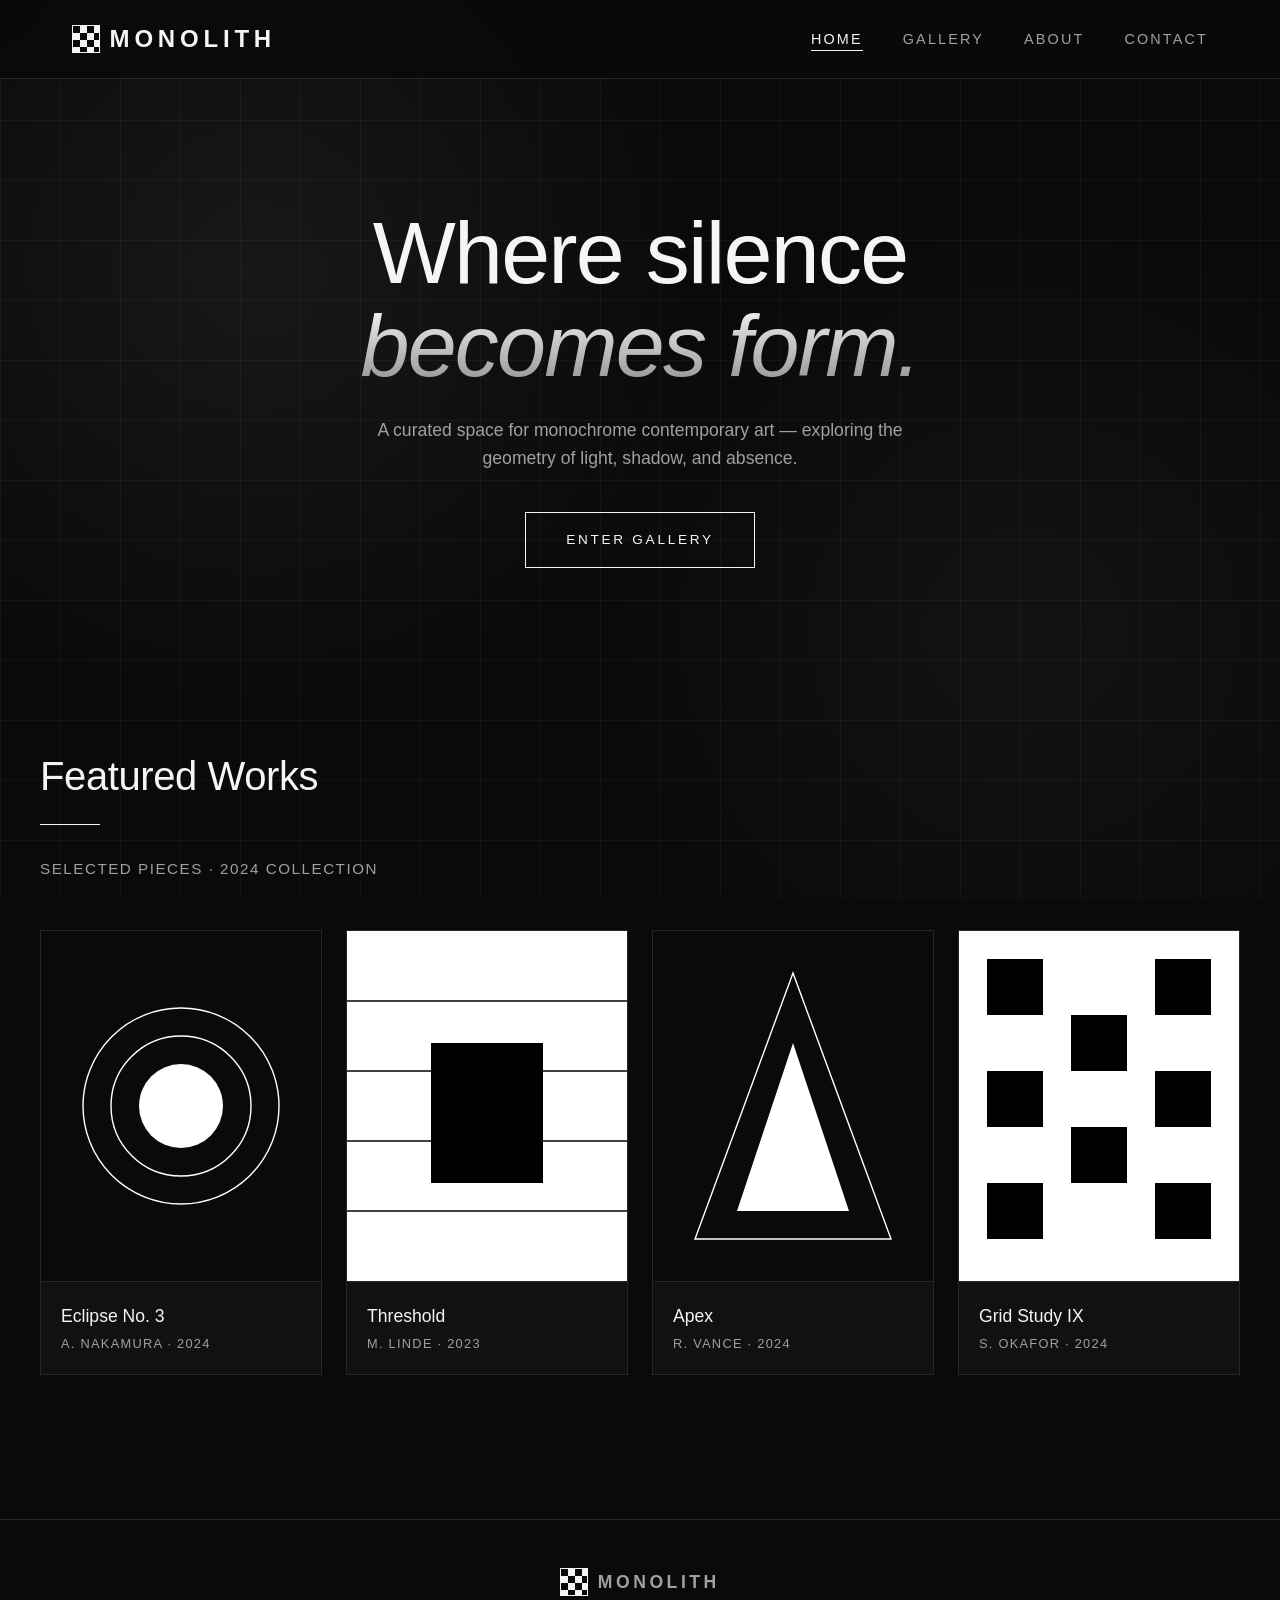
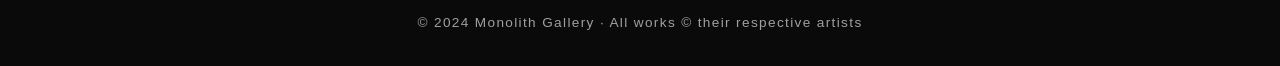
<file: index.html>
<!DOCTYPE html>
<html lang="en">
<head>
<meta charset="UTF-8" />
<meta name="viewport" content="width=device-width, initial-scale=1.0" />
<title>MONOLITH — Contemporary Art Gallery</title>
<meta name="description" content="A contemporary online art gallery featuring monochrome works from emerging and established artists." />
<link rel="stylesheet" href="styles.css" />
</head>
<body>
<header>
  <nav>
    <div class="logo"><span class="logo-mark"></span> MONOLITH</div>
    <ul>
      <li><a href="index.html">Home</a></li>
      <li><a href="gallery.html">Gallery</a></li>
      <li><a href="about.html">About</a></li>
      <li><a href="contact.html">Contact</a></li>
    </ul>
  </nav>
</header>

<main>
  <section class="hero container">
    <h1>Where silence<br/><em>becomes form.</em></h1>
    <p>A curated space for monochrome contemporary art — exploring the geometry of light, shadow, and absence.</p>
    <a href="gallery.html" class="btn">Enter Gallery</a>
  </section>

  <section class="section container">
    <h2 class="section-title">Featured Works</h2>
    <div class="divider"></div>
    <p class="section-subtitle">Selected pieces · 2024 collection</p>

    <div class="gallery-grid">
      <div class="art-card">
        <div class="art-image">
          <svg viewBox="0 0 200 250" xmlns="http://www.w3.org/2000/svg">
            <rect width="200" height="250" fill="#0a0a0a"/>
            <circle cx="100" cy="125" r="70" fill="none" stroke="#fff" stroke-width="1"/>
            <circle cx="100" cy="125" r="50" fill="none" stroke="#fff" stroke-width="1"/>
            <circle cx="100" cy="125" r="30" fill="#fff"/>
          </svg>
        </div>
        <div class="art-info">
          <div class="art-title">Eclipse No. 3</div>
          <div class="art-meta">A. Nakamura · 2024</div>
        </div>
      </div>

      <div class="art-card">
        <div class="art-image">
          <svg viewBox="0 0 200 250" xmlns="http://www.w3.org/2000/svg">
            <rect width="200" height="250" fill="#fff"/>
            <g stroke="#000" stroke-width="1" fill="none">
              <line x1="0" y1="50" x2="200" y2="50"/>
              <line x1="0" y1="100" x2="200" y2="100"/>
              <line x1="0" y1="150" x2="200" y2="150"/>
              <line x1="0" y1="200" x2="200" y2="200"/>
            </g>
            <rect x="60" y="80" width="80" height="100" fill="#000"/>
          </svg>
        </div>
        <div class="art-info">
          <div class="art-title">Threshold</div>
          <div class="art-meta">M. Linde · 2023</div>
        </div>
      </div>

      <div class="art-card">
        <div class="art-image">
          <svg viewBox="0 0 200 250" xmlns="http://www.w3.org/2000/svg">
            <rect width="200" height="250" fill="#0a0a0a"/>
            <polygon points="100,30 170,220 30,220" fill="none" stroke="#fff" stroke-width="1"/>
            <polygon points="100,80 140,200 60,200" fill="#fff"/>
          </svg>
        </div>
        <div class="art-info">
          <div class="art-title">Apex</div>
          <div class="art-meta">R. Vance · 2024</div>
        </div>
      </div>

      <div class="art-card">
        <div class="art-image">
          <svg viewBox="0 0 200 250" xmlns="http://www.w3.org/2000/svg">
            <rect width="200" height="250" fill="#fff"/>
            <g fill="#000">
              <rect x="20" y="20" width="40" height="40"/>
              <rect x="80" y="60" width="40" height="40"/>
              <rect x="140" y="20" width="40" height="40"/>
              <rect x="20" y="100" width="40" height="40"/>
              <rect x="140" y="100" width="40" height="40"/>
              <rect x="80" y="140" width="40" height="40"/>
              <rect x="20" y="180" width="40" height="40"/>
              <rect x="140" y="180" width="40" height="40"/>
            </g>
          </svg>
        </div>
        <div class="art-info">
          <div class="art-title">Grid Study IX</div>
          <div class="art-meta">S. Okafor · 2024</div>
        </div>
      </div>
    </div>
  </section>
</main>

<footer>
  <div class="container">
    <div class="logo"><span class="logo-mark"></span> MONOLITH</div>
    <p>© 2024 Monolith Gallery · All works © their respective artists</p>
  </div>
</footer>

<script src="script.js"></script>
</body>
</html>
</file>
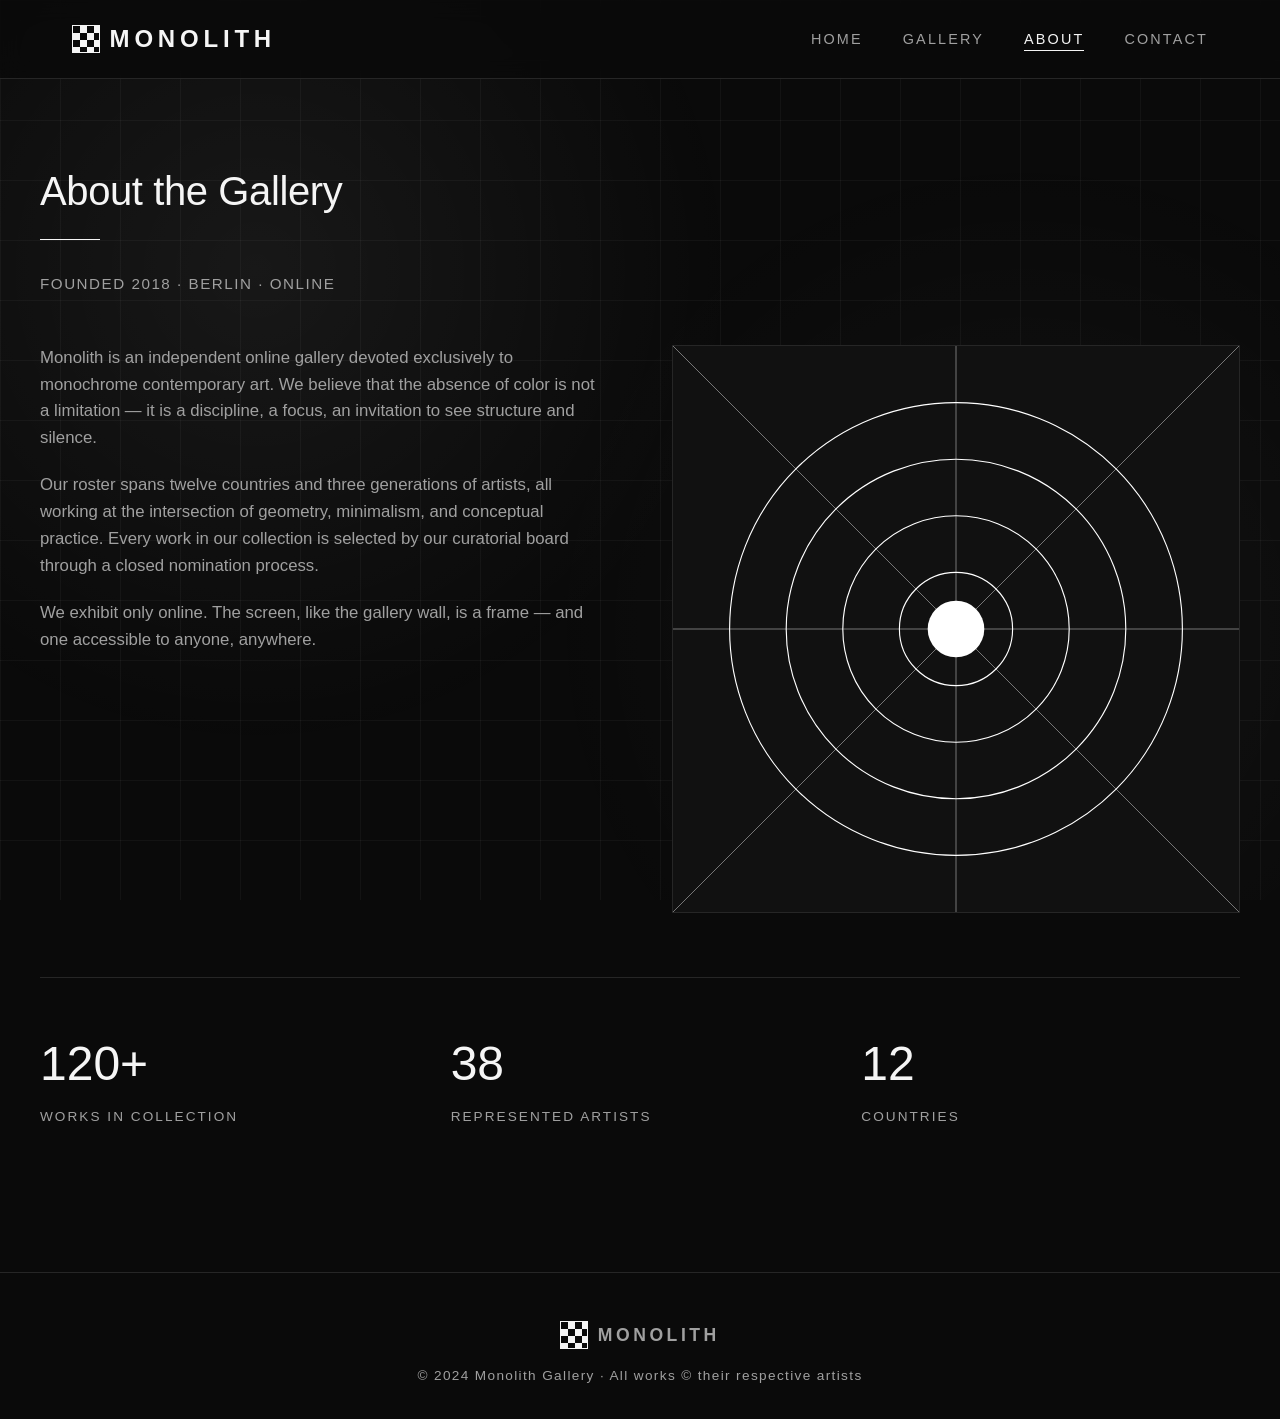
<file: about.html>
<!DOCTYPE html>
<html lang="en">
<head>
<meta charset="UTF-8" />
<meta name="viewport" content="width=device-width, initial-scale=1.0" />
<title>About — MONOLITH</title>
<meta name="description" content="About Monolith Gallery — a contemporary online space dedicated to monochrome art." />
<link rel="stylesheet" href="styles.css" />
</head>
<body>
<header>
  <nav>
    <div class="logo"><span class="logo-mark"></span> MONOLITH</div>
    <ul>
      <li><a href="index.html">Home</a></li>
      <li><a href="gallery.html">Gallery</a></li>
      <li><a href="about.html">About</a></li>
      <li><a href="contact.html">Contact</a></li>
    </ul>
  </nav>
</header>

<main>
  <section class="section container" style="padding-top: 5rem;">
    <h1 class="section-title">About the Gallery</h1>
    <div class="divider"></div>
    <p class="section-subtitle">Founded 2018 · Berlin · Online</p>

    <div class="about-grid" style="margin-top: 3rem;">
      <div class="about-text">
        <p>Monolith is an independent online gallery devoted exclusively to monochrome contemporary art. We believe that the absence of color is not a limitation — it is a discipline, a focus, an invitation to see structure and silence.</p>
        <p>Our roster spans twelve countries and three generations of artists, all working at the intersection of geometry, minimalism, and conceptual practice. Every work in our collection is selected by our curatorial board through a closed nomination process.</p>
        <p>We exhibit only online. The screen, like the gallery wall, is a frame — and one accessible to anyone, anywhere.</p>
      </div>
      <div class="about-visual">
        <svg viewBox="0 0 400 400" xmlns="http://www.w3.org/2000/svg">
          <rect width="400" height="400" fill="#111"/>
          <g stroke="#fff" stroke-width="0.8" fill="none">
            <circle cx="200" cy="200" r="40"/>
            <circle cx="200" cy="200" r="80"/>
            <circle cx="200" cy="200" r="120"/>
            <circle cx="200" cy="200" r="160"/>
          </g>
          <g stroke="#fff" stroke-width="0.5" fill="none" opacity="0.6">
            <line x1="0" y1="200" x2="400" y2="200"/>
            <line x1="200" y1="0" x2="200" y2="400"/>
            <line x1="0" y1="0" x2="400" y2="400"/>
            <line x1="400" y1="0" x2="0" y2="400"/>
          </g>
          <circle cx="200" cy="200" r="20" fill="#fff"/>
        </svg>
      </div>
    </div>

    <div class="stats">
      <div>
        <span class="stat-num">120+</span>
        <span class="stat-label">Works in Collection</span>
      </div>
      <div>
        <span class="stat-num">38</span>
        <span class="stat-label">Represented Artists</span>
      </div>
      <div>
        <span class="stat-num">12</span>
        <span class="stat-label">Countries</span>
      </div>
    </div>
  </section>
</main>

<footer>
  <div class="container">
    <div class="logo"><span class="logo-mark"></span> MONOLITH</div>
    <p>© 2024 Monolith Gallery · All works © their respective artists</p>
  </div>
</footer>

<script src="script.js"></script>
</body>
</html>
</file>
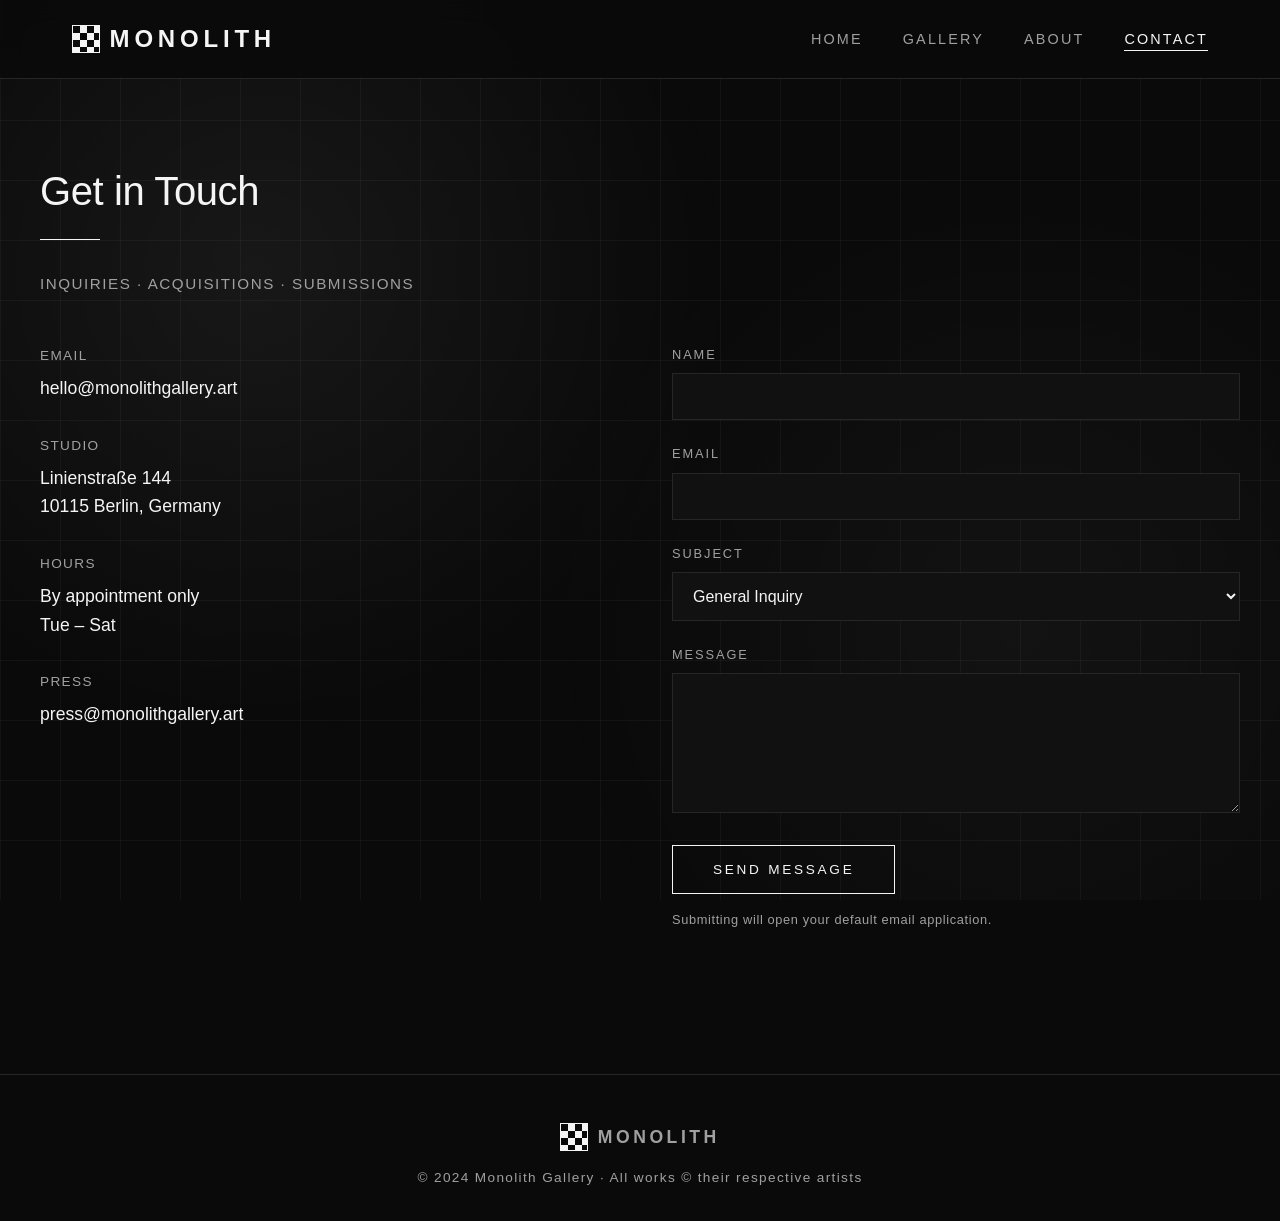
<file: contact.html>
<!DOCTYPE html>
<html lang="en">
<head>
<meta charset="UTF-8" />
<meta name="viewport" content="width=device-width, initial-scale=1.0" />
<title>Contact — MONOLITH</title>
<meta name="description" content="Get in touch with Monolith Gallery — inquiries, acquisitions, and submissions." />
<link rel="stylesheet" href="styles.css" />
</head>
<body>
<header>
  <nav>
    <div class="logo"><span class="logo-mark"></span> MONOLITH</div>
    <ul>
      <li><a href="index.html">Home</a></li>
      <li><a href="gallery.html">Gallery</a></li>
      <li><a href="about.html">About</a></li>
      <li><a href="contact.html">Contact</a></li>
    </ul>
  </nav>
</header>

<main>
  <section class="section container" style="padding-top: 5rem;">
    <h1 class="section-title">Get in Touch</h1>
    <div class="divider"></div>
    <p class="section-subtitle">Inquiries · Acquisitions · Submissions</p>

    <div class="contact-grid" style="margin-top: 3rem;">
      <div class="contact-info">
        <h3>Email</h3>
        <p>hello@monolithgallery.art</p>

        <h3>Studio</h3>
        <p>Linienstraße 144<br/>10115 Berlin, Germany</p>

        <h3>Hours</h3>
        <p>By appointment only<br/>Tue – Sat</p>

        <h3>Press</h3>
        <p>press@monolithgallery.art</p>
      </div>

      <form id="contact-form" novalidate>
        <div class="form-group">
          <label for="name">Name</label>
          <input type="text" id="name" name="name" required />
        </div>
        <div class="form-group">
          <label for="email">Email</label>
          <input type="email" id="email" name="email" required />
        </div>
        <div class="form-group">
          <label for="subject">Subject</label>
          <select id="subject" name="subject">
            <option>General Inquiry</option>
            <option>Acquisition Interest</option>
            <option>Artist Submission</option>
            <option>Press</option>
          </select>
        </div>
        <div class="form-group">
          <label for="message">Message</label>
          <textarea id="message" name="message" required></textarea>
        </div>
        <button type="submit" class="btn">Send Message</button>
        <p style="color: var(--fg-dim); font-size: 0.8rem; margin-top: 1rem; letter-spacing: 0.05em;">Submitting will open your default email application.</p>
      </form>
    </div>
  </section>
</main>

<footer>
  <div class="container">
    <div class="logo"><span class="logo-mark"></span> MONOLITH</div>
    <p>© 2024 Monolith Gallery · All works © their respective artists</p>
  </div>
</footer>

<script src="script.js"></script>
</body>
</html>
</file>
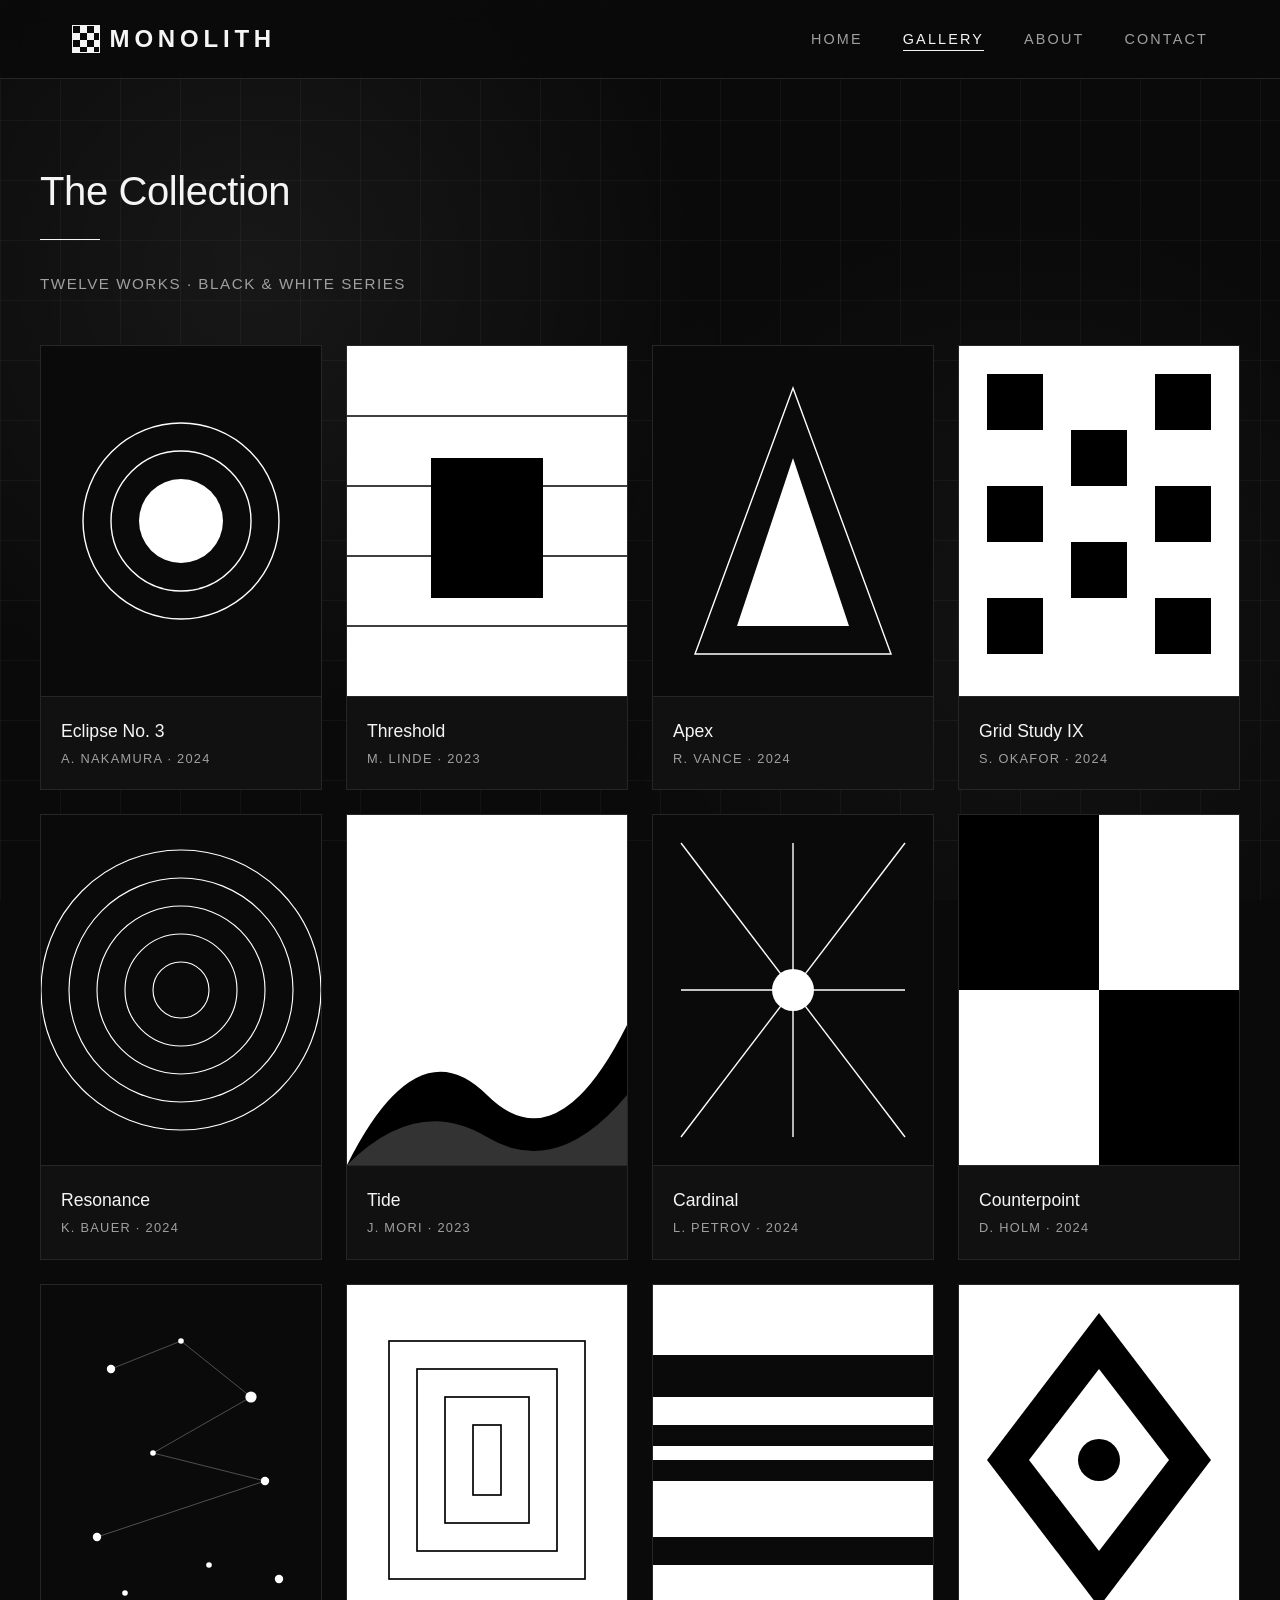
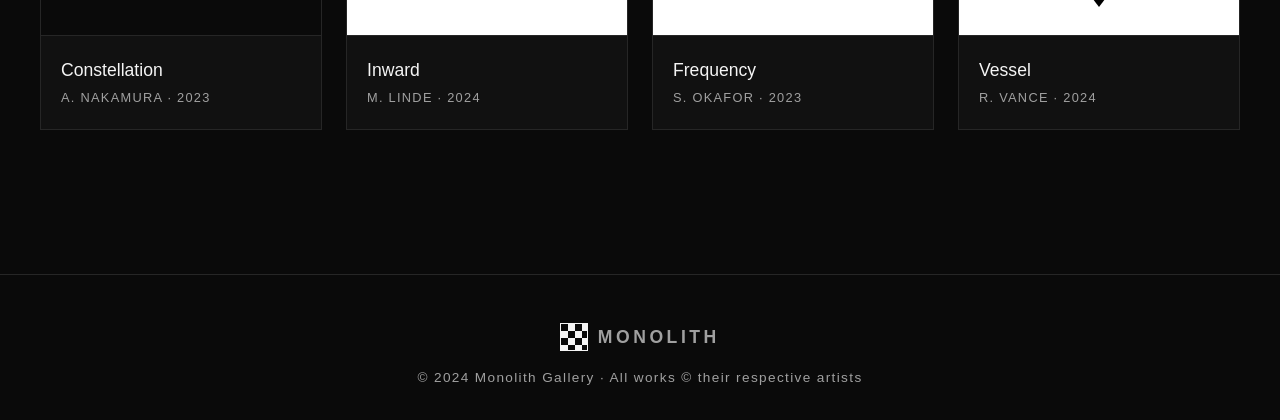
<file: gallery.html>
<!DOCTYPE html>
<html lang="en">
<head>
<meta charset="UTF-8" />
<meta name="viewport" content="width=device-width, initial-scale=1.0" />
<title>Gallery — MONOLITH</title>
<meta name="description" content="Browse the full collection of monochrome contemporary art at Monolith Gallery." />
<link rel="stylesheet" href="styles.css" />
</head>
<body>
<header>
  <nav>
    <div class="logo"><span class="logo-mark"></span> MONOLITH</div>
    <ul>
      <li><a href="index.html">Home</a></li>
      <li><a href="gallery.html">Gallery</a></li>
      <li><a href="about.html">About</a></li>
      <li><a href="contact.html">Contact</a></li>
    </ul>
  </nav>
</header>

<main>
  <section class="section container" style="padding-top: 5rem;">
    <h1 class="section-title">The Collection</h1>
    <div class="divider"></div>
    <p class="section-subtitle">Twelve works · Black & white series</p>

    <div class="gallery-grid">
      <!-- 1 -->
      <div class="art-card"><div class="art-image">
        <svg viewBox="0 0 200 250"><rect width="200" height="250" fill="#0a0a0a"/><circle cx="100" cy="125" r="70" fill="none" stroke="#fff" stroke-width="1"/><circle cx="100" cy="125" r="50" fill="none" stroke="#fff" stroke-width="1"/><circle cx="100" cy="125" r="30" fill="#fff"/></svg>
      </div><div class="art-info"><div class="art-title">Eclipse No. 3</div><div class="art-meta">A. Nakamura · 2024</div></div></div>

      <!-- 2 -->
      <div class="art-card"><div class="art-image">
        <svg viewBox="0 0 200 250"><rect width="200" height="250" fill="#fff"/><g stroke="#000" stroke-width="1" fill="none"><line x1="0" y1="50" x2="200" y2="50"/><line x1="0" y1="100" x2="200" y2="100"/><line x1="0" y1="150" x2="200" y2="150"/><line x1="0" y1="200" x2="200" y2="200"/></g><rect x="60" y="80" width="80" height="100" fill="#000"/></svg>
      </div><div class="art-info"><div class="art-title">Threshold</div><div class="art-meta">M. Linde · 2023</div></div></div>

      <!-- 3 -->
      <div class="art-card"><div class="art-image">
        <svg viewBox="0 0 200 250"><rect width="200" height="250" fill="#0a0a0a"/><polygon points="100,30 170,220 30,220" fill="none" stroke="#fff" stroke-width="1"/><polygon points="100,80 140,200 60,200" fill="#fff"/></svg>
      </div><div class="art-info"><div class="art-title">Apex</div><div class="art-meta">R. Vance · 2024</div></div></div>

      <!-- 4 -->
      <div class="art-card"><div class="art-image">
        <svg viewBox="0 0 200 250"><rect width="200" height="250" fill="#fff"/><g fill="#000"><rect x="20" y="20" width="40" height="40"/><rect x="80" y="60" width="40" height="40"/><rect x="140" y="20" width="40" height="40"/><rect x="20" y="100" width="40" height="40"/><rect x="140" y="100" width="40" height="40"/><rect x="80" y="140" width="40" height="40"/><rect x="20" y="180" width="40" height="40"/><rect x="140" y="180" width="40" height="40"/></g></svg>
      </div><div class="art-info"><div class="art-title">Grid Study IX</div><div class="art-meta">S. Okafor · 2024</div></div></div>

      <!-- 5 -->
      <div class="art-card"><div class="art-image">
        <svg viewBox="0 0 200 250"><rect width="200" height="250" fill="#0a0a0a"/><g stroke="#fff" stroke-width="0.8" fill="none"><circle cx="100" cy="125" r="20"/><circle cx="100" cy="125" r="40"/><circle cx="100" cy="125" r="60"/><circle cx="100" cy="125" r="80"/><circle cx="100" cy="125" r="100"/></g></svg>
      </div><div class="art-info"><div class="art-title">Resonance</div><div class="art-meta">K. Bauer · 2024</div></div></div>

      <!-- 6 -->
      <div class="art-card"><div class="art-image">
        <svg viewBox="0 0 200 250"><rect width="200" height="250" fill="#fff"/><path d="M0,250 Q50,150 100,200 T200,150 L200,250 Z" fill="#000"/><path d="M0,250 Q50,200 100,230 T200,200 L200,250 Z" fill="#333"/></svg>
      </div><div class="art-info"><div class="art-title">Tide</div><div class="art-meta">J. Mori · 2023</div></div></div>

      <!-- 7 -->
      <div class="art-card"><div class="art-image">
        <svg viewBox="0 0 200 250"><rect width="200" height="250" fill="#0a0a0a"/><g stroke="#fff" stroke-width="1"><line x1="20" y1="20" x2="180" y2="230"/><line x1="180" y1="20" x2="20" y2="230"/><line x1="100" y1="20" x2="100" y2="230"/><line x1="20" y1="125" x2="180" y2="125"/></g><circle cx="100" cy="125" r="15" fill="#fff"/></svg>
      </div><div class="art-info"><div class="art-title">Cardinal</div><div class="art-meta">L. Petrov · 2024</div></div></div>

      <!-- 8 -->
      <div class="art-card"><div class="art-image">
        <svg viewBox="0 0 200 250"><rect width="200" height="250" fill="#fff"/><g fill="#000"><rect x="0" y="0" width="100" height="125"/><rect x="100" y="125" width="100" height="125"/></g></svg>
      </div><div class="art-info"><div class="art-title">Counterpoint</div><div class="art-meta">D. Holm · 2024</div></div></div>

      <!-- 9 -->
      <div class="art-card"><div class="art-image">
        <svg viewBox="0 0 200 250"><rect width="200" height="250" fill="#0a0a0a"/><g fill="#fff"><circle cx="50" cy="60" r="3"/><circle cx="100" cy="40" r="2"/><circle cx="150" cy="80" r="4"/><circle cx="80" cy="120" r="2"/><circle cx="160" cy="140" r="3"/><circle cx="40" cy="180" r="3"/><circle cx="120" cy="200" r="2"/><circle cx="170" cy="210" r="3"/><circle cx="60" cy="220" r="2"/></g><g stroke="#fff" stroke-width="0.4" fill="none" opacity="0.5"><line x1="50" y1="60" x2="100" y2="40"/><line x1="100" y1="40" x2="150" y2="80"/><line x1="150" y1="80" x2="80" y2="120"/><line x1="80" y1="120" x2="160" y2="140"/><line x1="160" y1="140" x2="40" y2="180"/></g></svg>
      </div><div class="art-info"><div class="art-title">Constellation</div><div class="art-meta">A. Nakamura · 2023</div></div></div>

      <!-- 10 -->
      <div class="art-card"><div class="art-image">
        <svg viewBox="0 0 200 250"><rect width="200" height="250" fill="#fff"/><g stroke="#000" stroke-width="1.2" fill="none"><rect x="30" y="40" width="140" height="170"/><rect x="50" y="60" width="100" height="130"/><rect x="70" y="80" width="60" height="90"/><rect x="90" y="100" width="20" height="50"/></g></svg>
      </div><div class="art-info"><div class="art-title">Inward</div><div class="art-meta">M. Linde · 2024</div></div></div>

      <!-- 11 -->
      <div class="art-card"><div class="art-image">
        <svg viewBox="0 0 200 250"><rect width="200" height="250" fill="#0a0a0a"/><g><rect x="0" y="0" width="200" height="50" fill="#fff"/><rect x="0" y="80" width="200" height="20" fill="#fff"/><rect x="0" y="115" width="200" height="10" fill="#fff"/><rect x="0" y="140" width="200" height="40" fill="#fff"/><rect x="0" y="200" width="200" height="50" fill="#fff"/></g></svg>
      </div><div class="art-info"><div class="art-title">Frequency</div><div class="art-meta">S. Okafor · 2023</div></div></div>

      <!-- 12 -->
      <div class="art-card"><div class="art-image">
        <svg viewBox="0 0 200 250"><rect width="200" height="250" fill="#fff"/><g fill="#000"><polygon points="100,20 180,125 100,230 20,125"/></g><polygon points="100,60 150,125 100,190 50,125" fill="#fff"/><circle cx="100" cy="125" r="15" fill="#000"/></svg>
      </div><div class="art-info"><div class="art-title">Vessel</div><div class="art-meta">R. Vance · 2024</div></div></div>
    </div>
  </section>
</main>

<footer>
  <div class="container">
    <div class="logo"><span class="logo-mark"></span> MONOLITH</div>
    <p>© 2024 Monolith Gallery · All works © their respective artists</p>
  </div>
</footer>

<script src="script.js"></script>
</body>
</html>
</file>
<file: styles.css>
/* ===== Reset & Base ===== */
* { margin: 0; padding: 0; box-sizing: border-box; }

:root {
  --bg: #0a0a0a;
  --bg-alt: #111111;
  --fg: #f5f5f5;
  --fg-dim: #a0a0a0;
  --accent: #ffffff;
  --border: #262626;
}

html { scroll-behavior: smooth; }

body {
  font-family: 'Helvetica Neue', Arial, sans-serif;
  background: var(--bg);
  color: var(--fg);
  line-height: 1.6;
  min-height: 100vh;
  position: relative;
  overflow-x: hidden;
}

/* ===== Graphical background patterns ===== */
body::before {
  content: '';
  position: fixed;
  inset: 0;
  background-image:
    linear-gradient(rgba(255,255,255,0.04) 1px, transparent 1px),
    linear-gradient(90deg, rgba(255,255,255,0.04) 1px, transparent 1px);
  background-size: 60px 60px;
  pointer-events: none;
  z-index: 0;
}

body::after {
  content: '';
  position: fixed;
  inset: 0;
  background:
    radial-gradient(circle at 20% 30%, rgba(255,255,255,0.06) 0%, transparent 40%),
    radial-gradient(circle at 80% 70%, rgba(255,255,255,0.04) 0%, transparent 40%);
  pointer-events: none;
  z-index: 0;
}

/* ===== Hide Lovable badge ===== */
#lovable-badge,
[id*="lovable-badge"],
[class*="lovable-badge"],
a[href*="lovable.dev"],
a[href*="lovable.app"] {
  display: none !important;
  visibility: hidden !important;
  opacity: 0 !important;
  pointer-events: none !important;
}

/* ===== Layout ===== */
.container {
  max-width: 1200px;
  margin: 0 auto;
  padding: 0 2rem;
  position: relative;
  z-index: 1;
}

/* ===== Header / Nav ===== */
header {
  position: sticky;
  top: 0;
  z-index: 100;
  background: rgba(10,10,10,0.85);
  backdrop-filter: blur(12px);
  border-bottom: 1px solid var(--border);
}

nav {
  display: flex;
  justify-content: space-between;
  align-items: center;
  padding: 1.25rem 2rem;
  max-width: 1200px;
  margin: 0 auto;
}

.logo {
  font-size: 1.5rem;
  font-weight: 700;
  letter-spacing: 0.2em;
  text-transform: uppercase;
  display: flex;
  align-items: center;
  gap: 0.6rem;
}

.logo-mark {
  display: inline-block;
  width: 28px;
  height: 28px;
  background:
    linear-gradient(45deg, var(--fg) 25%, transparent 25%),
    linear-gradient(-45deg, var(--fg) 25%, transparent 25%),
    linear-gradient(45deg, transparent 75%, var(--fg) 75%),
    linear-gradient(-45deg, transparent 75%, var(--fg) 75%);
  background-size: 14px 14px;
  background-position: 0 0, 0 7px, 7px -7px, -7px 0;
  border: 1px solid var(--fg);
}

nav ul {
  list-style: none;
  display: flex;
  gap: 2.5rem;
}

nav a {
  color: var(--fg-dim);
  text-decoration: none;
  font-size: 0.9rem;
  letter-spacing: 0.15em;
  text-transform: uppercase;
  transition: color 0.3s ease;
  position: relative;
  padding-bottom: 4px;
}

nav a:hover, nav a.active {
  color: var(--fg);
}

nav a.active::after {
  content: '';
  position: absolute;
  left: 0; right: 0; bottom: 0;
  height: 1px;
  background: var(--fg);
}

/* ===== Hero ===== */
.hero {
  padding: 8rem 0 6rem;
  text-align: center;
  position: relative;
}

.hero h1 {
  font-size: clamp(2.5rem, 7vw, 5.5rem);
  font-weight: 300;
  letter-spacing: -0.02em;
  line-height: 1.05;
  margin-bottom: 1.5rem;
}

.hero h1 em {
  font-style: italic;
  font-weight: 400;
  background: linear-gradient(180deg, #fff 0%, #888 100%);
  -webkit-background-clip: text;
  background-clip: text;
  -webkit-text-fill-color: transparent;
}

.hero p {
  color: var(--fg-dim);
  font-size: 1.1rem;
  max-width: 600px;
  margin: 0 auto 2.5rem;
}

.btn {
  display: inline-block;
  padding: 1rem 2.5rem;
  border: 1px solid var(--fg);
  color: var(--fg);
  text-decoration: none;
  font-size: 0.85rem;
  letter-spacing: 0.2em;
  text-transform: uppercase;
  transition: all 0.3s ease;
  background: transparent;
  cursor: pointer;
  font-family: inherit;
}

.btn:hover {
  background: var(--fg);
  color: var(--bg);
}

/* ===== Section titles ===== */
.section {
  padding: 5rem 0;
  position: relative;
}

.section-title {
  font-size: 2.5rem;
  font-weight: 300;
  margin-bottom: 0.5rem;
  letter-spacing: -0.01em;
}

.section-subtitle {
  color: var(--fg-dim);
  margin-bottom: 3rem;
  font-size: 0.95rem;
  letter-spacing: 0.1em;
  text-transform: uppercase;
}

/* Decorative divider */
.divider {
  width: 60px;
  height: 1px;
  background: var(--fg);
  margin: 1rem 0 2rem;
}

/* ===== Gallery grid ===== */
.gallery-grid {
  display: grid;
  grid-template-columns: repeat(auto-fill, minmax(280px, 1fr));
  gap: 1.5rem;
}

.art-card {
  background: var(--bg-alt);
  border: 1px solid var(--border);
  overflow: hidden;
  transition: transform 0.4s ease, border-color 0.4s ease;
  cursor: pointer;
  position: relative;
}

.art-card:hover {
  transform: translateY(-6px);
  border-color: var(--fg);
}

.art-image {
  width: 100%;
  aspect-ratio: 4/5;
  position: relative;
  overflow: hidden;
}

.art-image svg {
  width: 100%;
  height: 100%;
  display: block;
}

.art-info {
  padding: 1.25rem;
  border-top: 1px solid var(--border);
}

.art-title {
  font-size: 1.1rem;
  font-weight: 400;
  margin-bottom: 0.25rem;
}

.art-meta {
  color: var(--fg-dim);
  font-size: 0.8rem;
  letter-spacing: 0.1em;
  text-transform: uppercase;
}

/* ===== About page ===== */
.about-grid {
  display: grid;
  grid-template-columns: 1fr 1fr;
  gap: 4rem;
  align-items: start;
}

.about-text p {
  color: var(--fg-dim);
  margin-bottom: 1.25rem;
  font-size: 1.05rem;
}

.about-visual {
  aspect-ratio: 1;
  background: var(--bg-alt);
  border: 1px solid var(--border);
  position: relative;
  overflow: hidden;
}

.about-visual svg {
  width: 100%;
  height: 100%;
}

.stats {
  display: grid;
  grid-template-columns: repeat(3, 1fr);
  gap: 2rem;
  margin-top: 4rem;
  padding-top: 3rem;
  border-top: 1px solid var(--border);
}

.stat-num {
  font-size: 3rem;
  font-weight: 300;
  display: block;
}

.stat-label {
  color: var(--fg-dim);
  font-size: 0.85rem;
  letter-spacing: 0.15em;
  text-transform: uppercase;
}

/* ===== Contact form ===== */
.contact-grid {
  display: grid;
  grid-template-columns: 1fr 1fr;
  gap: 4rem;
}

.contact-info h3 {
  font-weight: 400;
  margin-bottom: 0.5rem;
  letter-spacing: 0.1em;
  text-transform: uppercase;
  font-size: 0.85rem;
  color: var(--fg-dim);
}

.contact-info p {
  margin-bottom: 2rem;
  font-size: 1.1rem;
}

.form-group {
  margin-bottom: 1.5rem;
}

.form-group label {
  display: block;
  margin-bottom: 0.5rem;
  font-size: 0.8rem;
  letter-spacing: 0.15em;
  text-transform: uppercase;
  color: var(--fg-dim);
}

.form-group input,
.form-group textarea,
.form-group select {
  width: 100%;
  padding: 0.85rem 1rem;
  background: var(--bg-alt);
  border: 1px solid var(--border);
  color: var(--fg);
  font-family: inherit;
  font-size: 1rem;
  transition: border-color 0.3s ease;
}

.form-group input:focus,
.form-group textarea:focus,
.form-group select:focus {
  outline: none;
  border-color: var(--fg);
}

.form-group textarea {
  resize: vertical;
  min-height: 140px;
}

/* ===== Footer ===== */
footer {
  border-top: 1px solid var(--border);
  padding: 3rem 0 2rem;
  margin-top: 4rem;
  text-align: center;
  color: var(--fg-dim);
  font-size: 0.85rem;
  letter-spacing: 0.1em;
}

footer .logo {
  justify-content: center;
  margin-bottom: 1rem;
  font-size: 1.1rem;
}

/* ===== Responsive ===== */
@media (max-width: 768px) {
  nav { padding: 1rem; }
  nav ul { gap: 1.25rem; }
  nav a { font-size: 0.75rem; }
  .container { padding: 0 1.25rem; }
  .about-grid, .contact-grid { grid-template-columns: 1fr; gap: 2rem; }
  .stats { grid-template-columns: 1fr; gap: 1.5rem; text-align: center; }
  .hero { padding: 4rem 0 3rem; }
}
</file>
